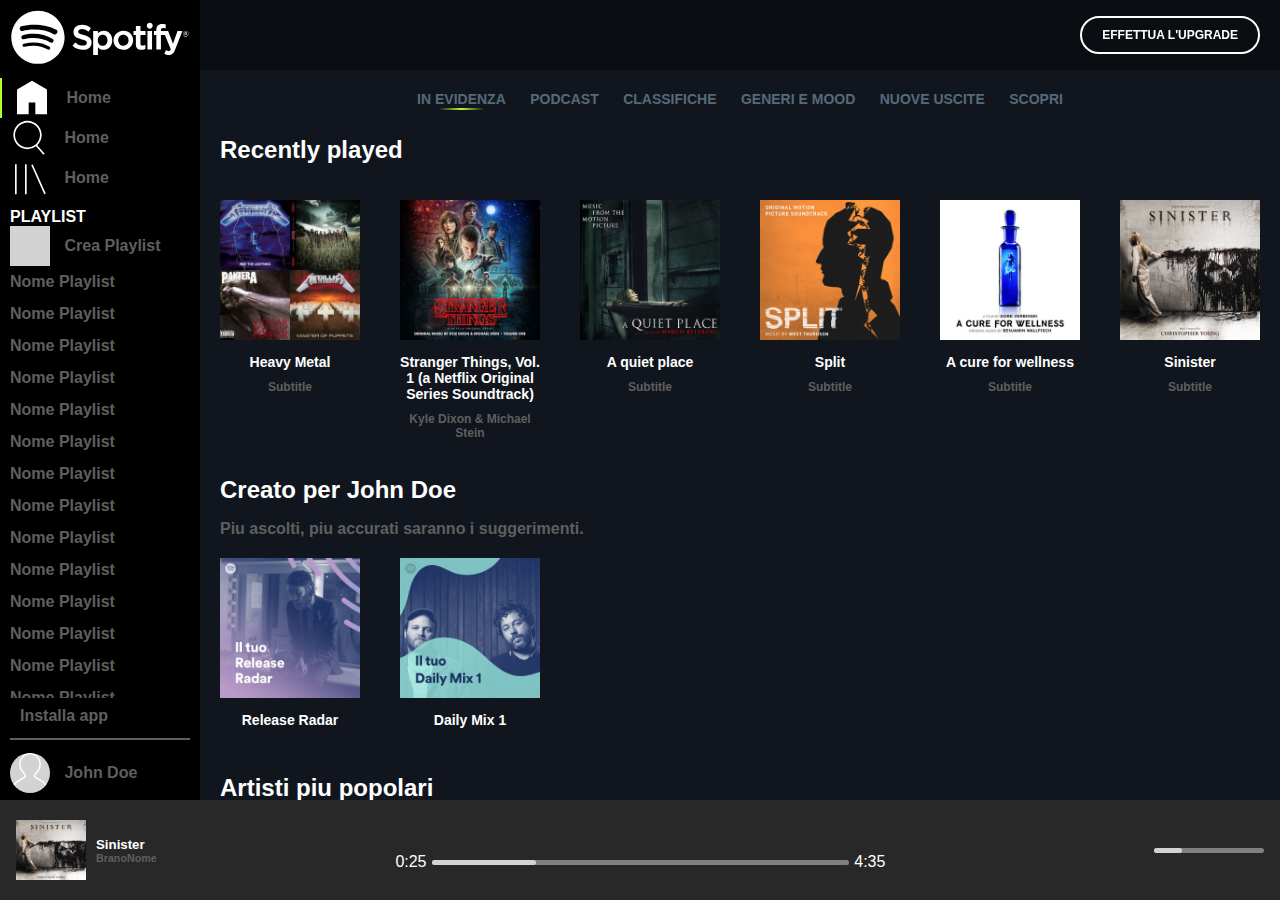
<file: index.html>
<!DOCTYPE html>
<html lang="en">
<head>
    <meta charset="UTF-8">
    <meta http-equiv="X-UA-Compatible" content="IE=edge">
    <meta name="viewport" content="width=device-width, initial-scale=1.0">

    <link rel="stylesheet" href="https://cdnjs.cloudflare.com/ajax/libs/font-awesome/6.3.0/css/all.min.css" integrity="sha512-SzlrxWUlpfuzQ+pcUCosxcglQRNAq/DZjVsC0lE40xsADsfeQoEypE+enwcOiGjk/bSuGGKHEyjSoQ1zVisanQ==" crossorigin="anonymous" referrerpolicy="no-referrer" />

    <link rel="stylesheet" href="css/style.css">

    <title>Spotify</title>
</head>
<body class="debug">
    <main class="d-flex">
        <aside class="sidebar">
            <section class="sidebar-top">
                <div class="logo">
                    <img class="logo-small" src="img/logo-small.svg" alt="immagine logo spotify">
                    <img class="hide" src="img/logo.svg" alt="immagine logo spotify piu scritta">
                </div>

                <div class="nav-main">
                    <ul>
                        <li>
                            <a href="#">
                                <img src="img/home.svg" alt="immagine icona casa">
                                <span class="label hide">Home</span>
                            </a>
                        </li>
                        <li>
                            <a href="#">
                                <img src="img/search.svg" alt="immagine icona ricerca">
                                <span class="label hide">Home</span>
                            </a>
                        </li>
                        <li>
                            <a href="#">
                                <img src="img/libreria.svg" alt="immagine icona playlist">
                                <span class="label hide">Home</span>
                            </a>
                        </li>
                    </ul>
                </div>

                <div class="playlist-main hide">
                    <h3>PLAYLIST</h3>

                    <a href="#" class="add-playlist">
                        <i class="fa-solid fa-plus"></i>
                        <span class="label">Crea Playlist</span>
                    </a>

                    <ul class="overflow-scroll">
                        <li>Nome Playlist</li>
                        <li>Nome Playlist</li>
                        <li>Nome Playlist</li>
                        <li>Nome Playlist</li>
                        <li>Nome Playlist</li>
                        <li>Nome Playlist</li>
                        <li>Nome Playlist</li>
                        <li>Nome Playlist</li>
                        <li>Nome Playlist</li>
                        <li>Nome Playlist</li>
                        <li>Nome Playlist</li>
                        <li>Nome Playlist</li>
                        <li>Nome Playlist</li>
                        <li>Nome Playlist</li>
                        <li>Nome Playlist</li>
                        <li>Nome Playlist</li>
                    </ul>
                </div>
            </section>

            <section class="sidebar-bottom">
                <div class="install">
                    <a href="#">
                        <i class="fa-regular fa-circle-down"></i>
                        <span class="label hide">Installa app</span>
                    </a>
                </div>
                <hr class="hide"/>
                <div>
                    <a href="#">
                        <img src="img/profile.svg" alt="immagine icona user">
                        <span class="label hide">John Doe</span>
                    </a>
                </div>
            </section>
        </aside>

        <div class="content overflow-scroll">
            <div id="cta" class="d-flex align-c">
                <a href="#">
                    EFFETTUA L'UPGRADE
                </a>
            </div>

            <nav class="content-nav">
                <ul>
                    <li>
                        <a href="#">
                            IN EVIDENZA
                        </a>
                    </li>
                    <li>
                        <a href="#">
                            PODCAST
                        </a>
                    </li>
                    <li>
                        <a href="#">
                            CLASSIFICHE
                        </a>
                    </li>
                    <li>
                        <a href="#">
                            GENERI E MOOD
                        </a>
                    </li>
                    <li>
                        <a href="#">
                            NUOVE USCITE
                        </a>
                    </li>
                    <li>
                        <a href="#">
                            SCOPRI
                        </a>
                    </li>
                </ul>
            </nav>

            <section id="recently-played">
                <h2 class="c-white ptb-2 ml-20">Recently played</h2>
                <ul class="cover-list d-flex wrap">
                    <li class="cover-item">
                        <div class="cover-container">
                            <div class="wrapper">
                                <img src="./img/metal_lifting.jpg" alt="foto disco heavy metal">
                                <div class="overlay">
                                    <i class="fa-regular fa-circle-play"></i>
                                </div>
                            </div>
                            <h3 class="c-white">Heavy Metal</h3>
                            <h4 class="c-grey">Subtitle</h4>
                        </div>
                    </li>
                    <li class="cover-item">
                        <div class="cover-container">
                            <div class="wrapper">
                                <img src="./img/stranger.jpeg" alt="foto disco stranger things">
                                <div class="overlay">
                                    <i class="fa-regular fa-circle-play"></i>
                                </div>
                            </div>
                            <h3 class="c-white">Stranger Things, Vol. 1 (a Netflix Original Series Soundtrack)</h3>
                            <h4 class="c-grey">Kyle Dixon & Michael Stein</h4>
                        </div>
                    </li>
                    <li class="cover-item">
                        <div class="cover-container">
                            <div class="wrapper">
                                <img src="./img/aquietplace.jpeg" alt="foto disco a quiet place">
                                <div class="overlay">
                                    <i class="fa-regular fa-circle-play"></i>
                                </div>
                            </div>
                            <h3 class="c-white">A quiet place</h3>
                            <h4 class="c-grey">Subtitle</h4>
                        </div>
                    </li>
                    <li class="cover-item">
                        <div class="cover-container">
                            <div class="wrapper">
                                <img src="./img/split.jpeg" alt="foto disco split">
                                <div class="overlay">
                                    <i class="fa-regular fa-circle-play"></i>
                                </div>
                            </div>
                            <h3 class="c-white">Split</h3>
                            <h4 class="c-grey">Subtitle</h4>
                        </div>
                    </li>
                    <li class="cover-item">
                        <div class="cover-container">
                            <div class="wrapper">
                                <img src="./img/cure.jpeg" alt="foto disco a cure for wellness">
                                <div class="overlay">
                                    <i class="fa-regular fa-circle-play"></i>
                                </div>
                            </div>
                            <h3 class="c-white">A cure for wellness</h3>
                            <h4 class="c-grey">Subtitle</h4>
                        </div>
                    </li>
                    <li class="cover-item">
                        <div class="cover-container">
                            <div class="wrapper">
                                <img src="./img/sinister.jpeg" alt="foto disco sinister">
                                <div class="overlay">
                                    <i class="fa-regular fa-circle-play"></i>
                                </div>
                            </div>
                            <h3 class="c-white">Sinister</h3>
                            <h4 class="c-grey">Subtitle</h4>
                        </div>
                    </li>
                </ul>
            </section>

            <section id="for-you">
                <h2 class="c-white ptb-1 ml-20">Creato per John Doe</h2>
                <h4 class="c-grey ml-20">Piu ascolti, piu accurati saranno i suggerimenti.</h4>
                <ul class="cover-list d-flex wrap">
                    <li class="cover-item">
                        <div class="cover-container">
                            <div class="wrapper">
                                <img src="./img/radar.jpeg" alt="foto album release radar">
                                <div class="overlay"></div>
                            </div>
                            <h3 class="c-white">Release Radar</h3>
                        </div>
                    </li>
                    <li class="cover-item">
                        <div class="cover-container">
                            <div class="wrapper">
                                <img src="./img/mixdaily.jpeg" alt="foto album daili mix 1">
                                <div class="overlay"></div>
                            </div>
                            <h3 class="c-white">Daily Mix 1</h3>
                        </div>
                    </li>
                </ul>
            </section>

            <section id="popular">
                <h2 class="c-white ptb-1 ml-20">Artisti piu popolari</h2>
                <h4 class="c-grey ml-20">Piu ascolti, piu accurati saranno i suggerimenti.</h4>
                <ul class="cover-list d-flex wrap">
                    <li class="cover-item">
                        <div class="cover-container">
                            <div class="rounded">
                                <img src="./img/youg.jpeg" alt="foto artista Lana del Rey">
                            </div>
                            <h3 class="c-white">Lana del Rey</h3>
                        </div>
                    </li>
                    <li class="cover-item">
                        <div class="cover-container">
                        <div class="rounded">
                            <img src="./img//einaudi.jpeg" alt="foto artista Einaudi">
                        </div>
                            <h3 class="c-white">Ludovico Einaudi</h3>
                        </div>
                    </li>
                </ul>
            </section>
        </div>
    </main>

    <footer class="d-flex s-between align-c">
        <div class="f-box d-flex align-c left">
            <img src="img/sinister.jpeg" alt="foto disco sinister">
            <div class="plr-10">
                <h5 class="c-white">Sinister</h5>
                <div class="brano-footer">
                    <h6 class="c-grey">Brano</h6>
                    <h6 class="c-grey">Nome</h6>
                </div>
            </div>
            <div class="functions">
                <h5 class="c-grey">
                    <i class="fa-regular fa-heart"></i>
                </h5>
                <h5 class="c-grey">
                    <i class="fa-regular fa-folder"></i>
                </h5>
            </div>
        </div>
        <div class="f-box t-center center">
            <div>
                <ul>
                    <li>
                        <i class="c-white icon-size fa-solid fa-shuffle"></i>
                    </li>
                    <li>
                        <i class="c-white icon-size fa-solid fa-backward-step"></i>
                    </li>
                    <li>
                        <i class="c-white big-icon-size fa-regular fa-circle-play"></i>
                    </li>
                    <li>
                        <i class="c-white icon-size fa-solid fa-forward-step"></i>
                    </li>
                    <li>
                        <i class="c-white icon-size fa-solid fa-arrow-rotate-right"></i>
                    </li>
                </ul>
            </div>
            <div class="d-flex align-c">
                <span class="plr-5 c-white">0:25</span>
                <div class="bar">
                    <div class="progress-bar">
                        <div class="control-point"></div>
                    </div>
                </div>
                <span class="plr-5 c-white">4:35</span>
            </div>
        </div>
        <div class="f-box d-flex align-c right">
            <i class="c-white icon-size plr-5 fa-solid fa-list-ul"></i>
            <i class="c-white icon-size plr-5 fa-solid fa-desktop"></i>
            <i class="c-white icon-size plr-5 fa-solid fa-volume-high"></i>
            <div class="bar">
                <div class="progress-bar">
                    <div class="control-point"></div>
                </div>
            </div>
        </div>
    </footer>
</body>
</html>
</file>
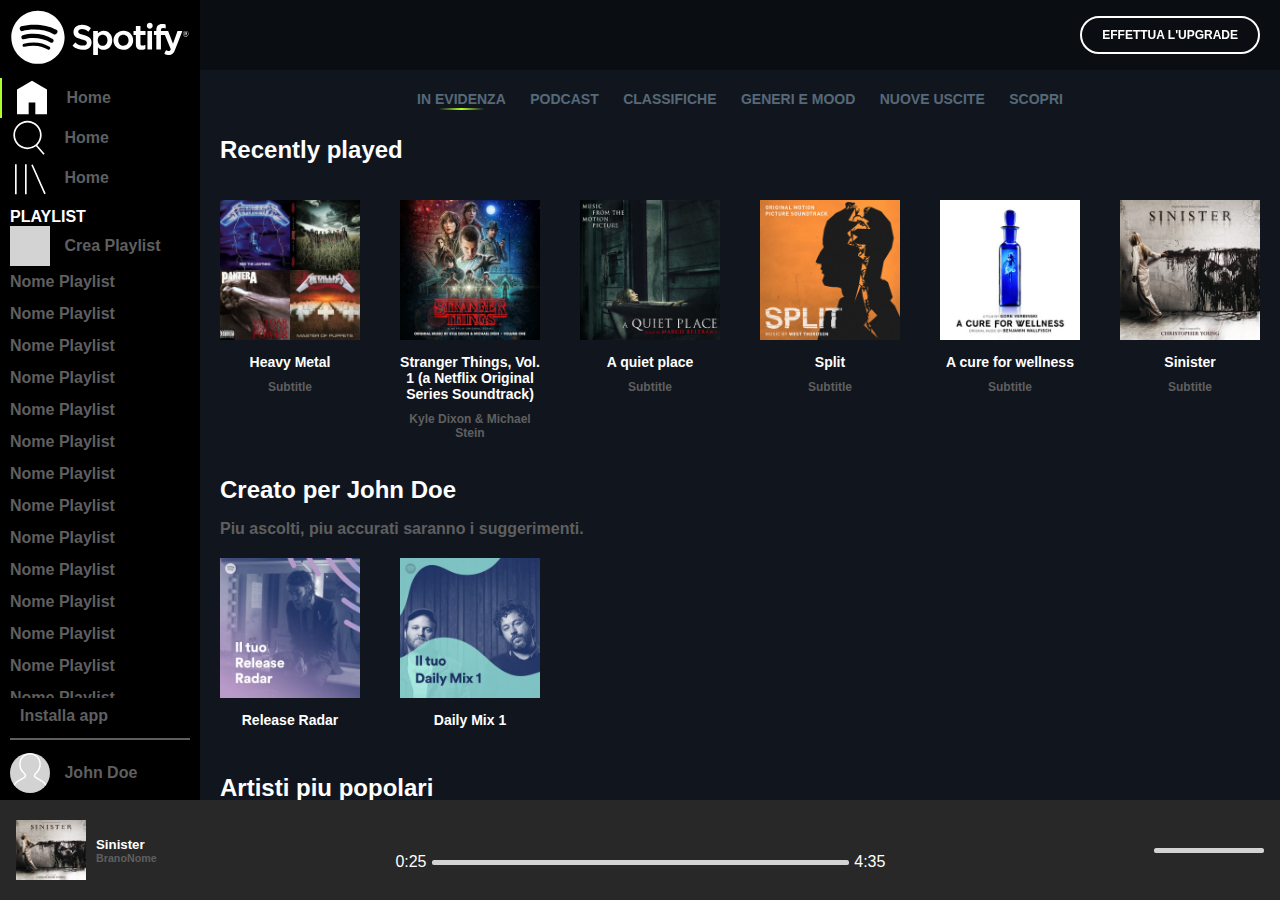
<file: BONUS/index.html>
<!DOCTYPE html>
<html lang="en">
<head>
    <meta charset="UTF-8">
    <meta http-equiv="X-UA-Compatible" content="IE=edge">
    <meta name="viewport" content="width=device-width, initial-scale=1.0">

    <link rel="stylesheet" href="https://cdnjs.cloudflare.com/ajax/libs/font-awesome/6.3.0/css/all.min.css" integrity="sha512-SzlrxWUlpfuzQ+pcUCosxcglQRNAq/DZjVsC0lE40xsADsfeQoEypE+enwcOiGjk/bSuGGKHEyjSoQ1zVisanQ==" crossorigin="anonymous" referrerpolicy="no-referrer" />

    <link rel="stylesheet" href="css/style.css">

    <title>Spotify</title>
</head>
<body class="debug">
    <main class="d-flex">
        <aside class="sidebar">
            <section class="sidebar-top">
                <div class="logo">
                    <img class="logo-small" src="img/logo-small.svg" alt="immagine logo spotify">
                    <img class="hide" src="img/logo.svg" alt="immagine logo spotify piu scritta">
                </div>

                <div class="nav-main">
                    <ul>
                        <li>
                            <a href="#">
                                <img src="img/home.svg" alt="immagine icona casa">
                                <span class="label hide">Home</span>
                            </a>
                        </li>
                        <li>
                            <a href="#">
                                <img src="img/search.svg" alt="immagine icona ricerca">
                                <span class="label hide">Home</span>
                            </a>
                        </li>
                        <li>
                            <a href="#">
                                <img src="img/libreria.svg" alt="immagine icona playlist">
                                <span class="label hide">Home</span>
                            </a>
                        </li>
                    </ul>
                </div>

                <div class="playlist-main hide">
                    <h3>PLAYLIST</h3>

                    <a href="#" class="add-playlist">
                        <i class="fa-solid fa-plus"></i>
                        <span class="label">Crea Playlist</span>
                    </a>

                    <ul class="overflow-scroll">
                        <li>Nome Playlist</li>
                        <li>Nome Playlist</li>
                        <li>Nome Playlist</li>
                        <li>Nome Playlist</li>
                        <li>Nome Playlist</li>
                        <li>Nome Playlist</li>
                        <li>Nome Playlist</li>
                        <li>Nome Playlist</li>
                        <li>Nome Playlist</li>
                        <li>Nome Playlist</li>
                        <li>Nome Playlist</li>
                        <li>Nome Playlist</li>
                        <li>Nome Playlist</li>
                        <li>Nome Playlist</li>
                        <li>Nome Playlist</li>
                        <li>Nome Playlist</li>
                    </ul>
                </div>
            </section>

            <section class="sidebar-bottom">
                <div class="install">
                    <a href="#">
                        <i class="fa-regular fa-circle-down"></i>
                        <span class="label hide">Installa app</span>
                    </a>
                </div>
                <hr class="hide"/>
                <div>
                    <a href="#">
                        <img src="img/profile.svg" alt="immagine icona user">
                        <span class="label hide">John Doe</span>
                    </a>
                </div>
            </section>
        </aside>

        <div class="content overflow-scroll">
            <div id="cta" class="d-flex align-c">
                <a href="#">
                    EFFETTUA L'UPGRADE
                </a>
            </div>

            <nav class="content-nav">
                <ul>
                    <li>
                        <a href="#">
                            IN EVIDENZA
                        </a>
                    </li>
                    <li>
                        <a href="#">
                            PODCAST
                        </a>
                    </li>
                    <li>
                        <a href="#">
                            CLASSIFICHE
                        </a>
                    </li>
                    <li>
                        <a href="#">
                            GENERI E MOOD
                        </a>
                    </li>
                    <li>
                        <a href="#">
                            NUOVE USCITE
                        </a>
                    </li>
                    <li>
                        <a href="#">
                            SCOPRI
                        </a>
                    </li>
                </ul>
            </nav>

            <section id="recently-played">
                <h2 class="c-white ptb-2 ml-20">Recently played</h2>
                <ul class="cover-list d-flex wrap">
                    <li class="cover-item">
                        <div class="cover-container">
                            <div class="wrapper">
                                <img src="./img/metal_lifting.jpg" alt="foto disco heavy metal">
                                <div class="overlay">
                                    <i class="fa-regular fa-circle-play"></i>
                                </div>
                            </div>
                            <h3 class="c-white">Heavy Metal</h3>
                            <h4 class="c-grey">Subtitle</h4>
                        </div>
                    </li>
                    <li class="cover-item">
                        <div class="cover-container">
                            <div class="wrapper">
                                <img src="./img/stranger.jpeg" alt="foto disco stranger things">
                                <div class="overlay">
                                    <i class="fa-regular fa-circle-play"></i>
                                </div>
                            </div>
                            <h3 class="c-white">Stranger Things, Vol. 1 (a Netflix Original Series Soundtrack)</h3>
                            <h4 class="c-grey">Kyle Dixon & Michael Stein</h4>
                        </div>
                    </li>
                    <li class="cover-item">
                        <div class="cover-container">
                            <div class="wrapper">
                                <img src="./img/aquietplace.jpeg" alt="foto disco a quiet place">
                                <div class="overlay">
                                    <i class="fa-regular fa-circle-play"></i>
                                </div>
                            </div>
                            <h3 class="c-white">A quiet place</h3>
                            <h4 class="c-grey">Subtitle</h4>
                        </div>
                    </li>
                    <li class="cover-item">
                        <div class="cover-container">
                            <div class="wrapper">
                                <img src="./img/split.jpeg" alt="foto disco split">
                                <div class="overlay">
                                    <i class="fa-regular fa-circle-play"></i>
                                </div>
                            </div>
                            <h3 class="c-white">Split</h3>
                            <h4 class="c-grey">Subtitle</h4>
                        </div>
                    </li>
                    <li class="cover-item">
                        <div class="cover-container">
                            <div class="wrapper">
                                <img src="./img/cure.jpeg" alt="foto disco a cure for wellness">
                                <div class="overlay">
                                    <i class="fa-regular fa-circle-play"></i>
                                </div>
                            </div>
                            <h3 class="c-white">A cure for wellness</h3>
                            <h4 class="c-grey">Subtitle</h4>
                        </div>
                    </li>
                    <li class="cover-item">
                        <div class="cover-container">
                            <div class="wrapper">
                                <img src="./img/sinister.jpeg" alt="foto disco sinister">
                                <div class="overlay">
                                    <i class="fa-regular fa-circle-play"></i>
                                </div>
                            </div>
                            <h3 class="c-white">Sinister</h3>
                            <h4 class="c-grey">Subtitle</h4>
                        </div>
                    </li>
                </ul>
            </section>

            <section id="for-you">
                <h2 class="c-white ptb-1 ml-20">Creato per John Doe</h2>
                <h4 class="c-grey ml-20">Piu ascolti, piu accurati saranno i suggerimenti.</h4>
                <ul class="cover-list d-flex wrap">
                    <li class="cover-item">
                        <div class="cover-container">
                            <div class="wrapper">
                                <img src="./img/radar.jpeg" alt="foto album release radar">
                                <div class="overlay"></div>
                            </div>
                            <h3 class="c-white">Release Radar</h3>
                        </div>
                    </li>
                    <li class="cover-item">
                        <div class="cover-container">
                            <div class="wrapper">
                                <img src="./img/mixdaily.jpeg" alt="foto album daili mix 1">
                                <div class="overlay"></div>
                            </div>
                            <h3 class="c-white">Daily Mix 1</h3>
                        </div>
                    </li>
                </ul>
            </section>

            <section id="popular">
                <h2 class="c-white ptb-1 ml-20">Artisti piu popolari</h2>
                <h4 class="c-grey ml-20">Piu ascolti, piu accurati saranno i suggerimenti.</h4>
                <ul class="cover-list d-flex wrap">
                    <li class="cover-item">
                        <div class="cover-container">
                            <div class="rounded">
                                <img src="./img/youg.jpeg" alt="foto artista Lana del Rey">
                            </div>
                            <h3 class="c-white">Lana del Rey</h3>
                        </div>
                    </li>
                    <li class="cover-item">
                        <div class="cover-container">
                        <div class="rounded">
                            <img src="./img//einaudi.jpeg" alt="foto artista Einaudi">
                        </div>
                            <h3 class="c-white">Ludovico Einaudi</h3>
                        </div>
                    </li>
                </ul>
            </section>
        </div>
    </main>

    <footer class="d-flex s-between align-c">
        <div class="f-box d-flex align-c left">
            <img src="img/sinister.jpeg" alt="foto disco sinister">
            <div class="plr-10">
                <h5 class="c-white">Sinister</h5>
                <div class="brano-footer">
                    <h6 class="c-grey">Brano</h6>
                    <h6 class="c-grey">Nome</h6>
                </div>
            </div>
            <div class="functions f-hide">
                <h5 class="c-grey">
                    <i class="fa-regular fa-heart"></i>
                </h5>
                <h5 class="c-grey">
                    <i class="fa-regular fa-folder"></i>
                </h5>
            </div>
        </div>
        <div class="f-box t-center center">
            <div>
                <ul>
                    <li>
                        <i class="c-white icon-size fa-solid fa-shuffle"></i>
                    </li>
                    <li>
                        <i class="c-white icon-size fa-solid fa-backward-step"></i>
                    </li>
                    <li>
                        <i class="c-white big-icon-size fa-regular fa-circle-play"></i>
                    </li>
                    <li>
                        <i class="c-white icon-size fa-solid fa-forward-step"></i>
                    </li>
                    <li>
                        <i class="c-white icon-size fa-solid fa-arrow-rotate-right"></i>
                    </li>
                </ul>
            </div>
            <div class="d-flex align-c">
                <span class="plr-5 c-white f-hide">0:25</span>
                <div class="bar">
                    <div class="progress-bar">
                        <div class="control-point"></div>
                    </div>
                </div>
                <span class="plr-5 c-white f-hide">4:35</span>
            </div>
        </div>
        <div class="f-box d-flex align-c right">
            <i class="c-white icon-size plr-5 fa-solid fa-list-ul f-hide"></i>
            <i class="c-white icon-size plr-5 fa-solid fa-desktop f-hide"></i>
            <i class="c-white icon-size plr-5 fa-solid fa-volume-high"></i>
            <div class="bar">
                <div class="progress-bar">
                    <div class="control-point"></div>
                </div>
            </div>
        </div>
    </footer>
</body>
</html>
</file>
<file: css/style.css>
/* Style */
/* CSS reset */
*{
    margin: 0;
    padding: 0;
    box-sizing: border-box;
}

/* variabili */
:root {
    --main-color: #11161e;
    --sidebar-color: #000;
    --footer-color: #282828;
    --white-color: #fff;
    --grey-color: #566979;
    --grey-light-color: #5f5f5f;
    --border-color: #b1ff2f;
}


/* Regole CSS generali */
html{
    font-family: sans-serif;
}

.d-flex {
    display: flex;
}
.s-between {
    justify-content: space-between;
}
.align-c {
    align-items: center;
}
.wrap {
    flex-wrap: wrap;
}
.overflow-scroll {
    overflow-y: scroll;
}
.t-center {
    text-align: center;
}
.c-white {
    color: var(--white-color);
}
.c-grey {
    color: var(--grey-light-color);
}
.ml-10 {
    margin-left: 10px;
}
.ml-20 {
    margin-left: 20px;
}
.mtb-10 {
    margin: 10px 0;
}
.plr-5 {
    padding: 0 5px;
}
.plr-10 {
    padding: 0 10px;
}
.pb-5 {
    padding-bottom: 5px;
}
.ptb-5 {
    padding: 5px 0;
}
.ptb-10 {
    padding: 10px 0;
}
.ptb-1 {
    padding: 1rem 0;
}
.ptb-2 {
    padding: 1rem 0;
}
.small-size {
    font-size: 12px;
}
.icon-size {
    font-size: 16px;
}



/* MAIN */
main {
    background-color: var(--main-color);
    height: calc(100vh - 100px);
    overflow-y: hidden;
}

/* SIDEBAR - menu di sinistra */
.sidebar {
    background-color: var(--sidebar-color);
    width: 50px;
    min-height: 400px;
}
.sidebar-top {
    height: calc(100% - 100px);
    overflow-y: hidden;
    display: flex;
    flex-direction: column;
}
.logo {
    padding: 5px;
}
.logo img {
    width: 100%;
}
.nav-main {
    text-align: center;
}
.nav-main a {
    text-decoration: none;
    color: var(--grey-light-color);
    font-weight: bold;
}
.nav-main img {
    height: 40px;
    vertical-align: middle;
    display: inline-block;
}
.label {
    vertical-align: middle;
    padding-left: 10px;
}
.playlist-main {
    overflow-y: hidden;
    display: flex;
    flex-direction: column;
    padding-left: 5px;
}
.playlist-main ul {
    height: calc(100% - 50px);
}
.playlist-main li {
    line-height: 2rem;
    color: var(--grey-light-color);
    font-weight: bold;
}
.playlist-main h3 {
    color: var(--white-color);
    font-size: 1rem;
}
.playlist-main i {
    height: 40px;
    width: 40px;
    background-color: lightgray;
    line-height: 40px;
    vertical-align: middle;
    display: inline-block;
    text-align: center;
    color: var(--sidebar-color);
}
.playlist-main a {
    text-decoration: none;
    color: var(--grey-light-color);
    font-weight: bold;
}
.sidebar-bottom {
    height: 100px;
    display: flex;
    flex-direction: column;
    justify-content: space-around;
    align-items: center;
}
.sidebar-bottom img {
    height: 40px;
    width: 40px;
    vertical-align: middle;
    display: inline-block;
    background-color: lightgray;
    border-radius: 50%;
}
.sidebar-bottom hr {
    border: 1px solid var(--grey-light-color);
}
.sidebar-bottom a {
    text-decoration: none;
    color: var(--grey-light-color);
    font-weight: bold;
}
.hide {
    display: none;
}




/* CONTENT */
.content {
    width: calc(100% - 50px);
}
.overflow-scroll::-webkit-scrollbar { 
    display: none;
}

/* DIV - call-to-action */
#cta {
    position: fixed;
    left: 50px;
    top: 0;
    background-color: rgba(0, 0, 0, 0.4);
    height: 70px;
    width: calc(100% - 50px);
    justify-content: flex-end;
}
#cta a {
    border: 2px solid var(--white-color);
    border-radius: 30px;
    padding: 10px 20px;
    color: var(--white-color);
    text-decoration: none;
    margin-right: 20px;
    font-weight: bold;
    font-size: 12px;
}

/* NAV - barra di navigazione del content */
.content-nav {
    margin-top: 80px;
    text-align: center;
}
.content-nav li {
    display: inline-block;
    margin: 10px;
}
.content-nav a {
    text-decoration: none;
    color: var(--grey-color);
    font-weight: bold;
    font-size: 14px;
}

/* SECTION */
.cover-list {
    list-style: none;
}
.cover-item {
    width: 50%;
    padding: 20px;
}
.cover-container {
    text-align: center;
}
.wrapper {
    width: 100%;
    position: relative;
}
.wrapper img {
    width: 100%;
}
.overlay {
    position: absolute;
    left: 0;
    top: 0;
    right: 0;
    bottom: 0;
    background-color: rgba(0, 0, 0, 0.7);
    display: none;
}
.overlay i {
    font-size: 50px;
    color: var(--white-color);
    position: absolute;
    top: 50%;
    left: 50%;
    transform: translate(-50%, -50%);
}
.cover-container h3 {
    font-size: 14px;
    padding: 10px 0;
}
.cover-container h4 {
    font-size: 12px;
}
.rounded img {
    width: 100%;
    height: 50%;
    object-fit: cover;
    border-radius: 50%;
}




/* FOOTER */
footer {
    background-color: var(--footer-color);
    height: 100px;
    padding: 1rem;
}
.f-box li {
    display: inline-block;
    margin: 10px;
}
.f-box .bar {
    background-color: grey;
    width: 100%;
    height: 5px;
    border-radius: 5px;
}
.bar .progress-bar {
    height: 5px;
    width: 25%;
    border-radius: 5px;
    background-color: lightgrey;
    position: relative;
}
.control-point {
    position: absolute;
    top: 50%;
    right: 0;
    transform: translate(0, -50%);
    border-radius: 50%;
    height: 10px;
    width: 10px;
    background-color: var(--white-color);
    opacity: 0;
}
.f-box img {
    height: 60px;
    width: 70px;
}
.f-box.left {
    flex-basis: 150px;
}
.f-box.center {
    flex-grow: 1;
    max-width: 500px;
}
.f-box.right {
    flex-basis: 150px;
    padding-left: 10px;
}





/* MEDIA QUERY */
@media screen and (min-width: 576px) {
    .sidebar {
        width: 200px;
    }
    .content {
        width: calc(100% - 200px);
    }
    #cta {
        width: calc(100% - 200px);
        left: 200px;
    }
    .hide {
        display: block;
    }
    .logo-small {
        display: none;
    }
    .nav-main {
        text-align: left;
    }
    .hide {
        display: inline-block;
    }
    .sidebar-bottom{
        padding: 0 10px;
        align-items: unset;
    }
    .logo {
        padding: 10px;
    }
    .nav-main li {
        padding: 0 10px;
    }
    .playlist-main {
        padding: 10px;
    }
    .nav-main li:first-child {
        border-left: 2px solid var(--border-color);
    }
    .content-nav li:first-child {
        border-bottom: 2px solid transparent;
        border-image: linear-gradient(to left , var(--main-color) 0%, var(--main-color) 25%, var(--border-color) 50%, var(--main-color) 75%, var(--main-color) 100%);
        border-image-slice: 1;
    }
    .brano-footer {
        display: flex;
    }
}

@media screen and (min-width: 768px) {
    .cover-item {
        width: 25%;
    }
}

@media screen and (min-width: 992px) {
    .cover-item {
        width: calc(100% / 6);
    }
}

@media screen and (min-width: 1200px) {
    
}


/* Interazioni di pagina */
.nav-main li:hover .label {
    color: var(--white-color);
}

.playlist-main a:hover .label {
    color: var(--white-color);
}
.playlist-main a:hover i {
    background-color: var(--white-color);
}

.playlist-main li:hover {
    color: var(--white-color);
}

.sidebar-bottom .install:hover i {
    color: var(--white-color);
}
.sidebar-bottom .install:hover .label {
    color: var(--white-color);
}

.content-nav li:hover a{
    color: var(--white-color);
}

.cover-container:hover .overlay {
    display: block;
}
.cover-container:hover {
    cursor: pointer;
}

#cta a:hover {
    transform: scale(1.2);
}

.brano-footer:hover h6 {
    text-decoration: underline;
    color: var(--white-color);
    font-weight: 200;
}
.functions h5:hover {
    color: var(--white-color);
}

.f-box .fa-circle-play:hover {
    transform: scale(2);
}

.bar:hover .progress-bar {
    background-color: lightgreen;
}
.bar:hover .control-point {
    opacity: 1;
}
</file>
<file: BONUS/css/style.css>
/* Style */
/* CSS reset */
*{
    margin: 0;
    padding: 0;
    box-sizing: border-box;
}

/* variabili */
:root {
    --main-color: #11161e;
    --sidebar-color: #000;
    --footer-color: #282828;
    --white-color: #fff;
    --grey-color: #566979;
    --grey-light-color: #5f5f5f;
    --border-color: #b1ff2f;
}


/* Regole CSS generali */
html{
    font-family: sans-serif;
    min-width: 520px;
}

.d-flex {
    display: flex;
}
.s-between {
    justify-content: space-between;
}
.align-c {
    align-items: center;
}
.wrap {
    flex-wrap: wrap;
}
.overflow-scroll {
    overflow-y: scroll;
}
.t-center {
    text-align: center;
}
.c-white {
    color: var(--white-color);
}
.c-grey {
    color: var(--grey-light-color);
}
.ml-10 {
    margin-left: 10px;
}
.ml-20 {
    margin-left: 20px;
}
.mtb-10 {
    margin: 10px 0;
}
.plr-5 {
    padding: 0 5px;
}
.plr-10 {
    padding: 0 10px;
}
.pb-5 {
    padding-bottom: 5px;
}
.ptb-5 {
    padding: 5px 0;
}
.ptb-10 {
    padding: 10px 0;
}
.ptb-1 {
    padding: 1rem 0;
}
.ptb-2 {
    padding: 1rem 0;
}
.small-size {
    font-size: 12px;
}
.icon-size {
    font-size: 16px;
}



/* MAIN */
main {
    background-color: var(--main-color);
    height: calc(100vh - 100px);
    overflow-y: hidden;
}

/* SIDEBAR - menu di sinistra */
.sidebar {
    background-color: var(--sidebar-color);
    width: 50px;
    min-height: 400px;
}
.sidebar-top {
    height: calc(100% - 100px);
    overflow-y: hidden;
    display: flex;
    flex-direction: column;
}
.logo {
    padding: 5px;
}
.logo img {
    width: 100%;
}
.nav-main {
    text-align: center;
}
.nav-main a {
    text-decoration: none;
    color: var(--grey-light-color);
    font-weight: bold;
}
.nav-main img {
    height: 40px;
    vertical-align: middle;
    display: inline-block;
}
.label {
    vertical-align: middle;
    padding-left: 10px;
}
.playlist-main {
    overflow-y: hidden;
    display: flex;
    flex-direction: column;
    padding-left: 5px;
}
.playlist-main ul {
    height: calc(100% - 50px);
}
.playlist-main li {
    line-height: 2rem;
    color: var(--grey-light-color);
    font-weight: bold;
}
.playlist-main h3 {
    color: var(--white-color);
    font-size: 1rem;
}
.playlist-main i {
    height: 40px;
    width: 40px;
    background-color: lightgray;
    line-height: 40px;
    vertical-align: middle;
    display: inline-block;
    text-align: center;
    color: var(--sidebar-color);
}
.playlist-main a {
    text-decoration: none;
    color: var(--grey-light-color);
    font-weight: bold;
}
.sidebar-bottom {
    height: 100px;
    display: flex;
    flex-direction: column;
    justify-content: space-around;
    align-items: center;
}
.sidebar-bottom img {
    height: 40px;
    width: 40px;
    vertical-align: middle;
    display: inline-block;
    background-color: lightgray;
    border-radius: 50%;
}
.sidebar-bottom hr {
    border: 1px solid var(--grey-light-color);
}
.sidebar-bottom a {
    text-decoration: none;
    color: var(--grey-light-color);
    font-weight: bold;
}
.hide {
    display: none;
}




/* CONTENT */
.content {
    width: calc(100% - 50px);
}
.overflow-scroll::-webkit-scrollbar { 
    display: none;
}

/* DIV - call-to-action */
#cta {
    position: fixed;
    left: 50px;
    top: 0;
    background-color: rgba(0, 0, 0, 0.4);
    height: 70px;
    width: calc(100% - 50px);
    justify-content: flex-end;
}
#cta a {
    border: 2px solid var(--white-color);
    border-radius: 30px;
    padding: 10px 20px;
    color: var(--white-color);
    text-decoration: none;
    margin-right: 20px;
    font-weight: bold;
    font-size: 12px;
}

/* NAV - barra di navigazione del content */
.content-nav {
    margin-top: 80px;
    text-align: center;
}
.content-nav li {
    display: inline-block;
    margin: 10px;
}
.content-nav a {
    text-decoration: none;
    color: var(--grey-color);
    font-weight: bold;
    font-size: 14px;
}

/* SECTION */
.cover-list {
    list-style: none;
}
.cover-item {
    width: 50%;
    padding: 20px;
}
.cover-container {
    text-align: center;
}
.wrapper {
    width: 100%;
    position: relative;
}
.wrapper img {
    width: 100%;
}
.overlay {
    position: absolute;
    left: 0;
    top: 0;
    right: 0;
    bottom: 0;
    background-color: rgba(0, 0, 0, 0.7);
    display: none;
}
.overlay i {
    font-size: 50px;
    color: var(--white-color);
    position: absolute;
    top: 50%;
    left: 50%;
    transform: translate(-50%, -50%);
}
.cover-container h3 {
    font-size: 14px;
    padding: 10px 0;
}
.cover-container h4 {
    font-size: 12px;
}
.rounded img {
    width: 100%;
    height: 50%;
    object-fit: cover;
    border-radius: 50%;
}




/* FOOTER */
footer {
    background-color: var(--footer-color);
    height: 100px;
    padding: 1rem;
}
.f-box li {
    display: inline-block;
    margin: 10px;
}
.f-box .bar {
    background-color: grey;
    width: 100%;
    height: 5px;
    border-radius: 5px;
}
.bar .progress-bar {
    height: 5px;
    border-radius: 5px;
    background-color: lightgrey;
    position: relative;
    animation: move 5s linear infinite;
}

@keyframes move {
    0% {
        width: 0%;
    }
    25% {
        width: 25%;
    }
    50% {
        width: 50%;
    }
    75% {
        width: 75%;
    }
    100% {
        width: 100%;
    }
}

.control-point {
    position: absolute;
    top: 50%;
    right: 0;
    transform: translate(0, -50%);
    border-radius: 50%;
    height: 10px;
    width: 10px;
    background-color: var(--white-color);
    opacity: 0;
}
.f-box img {
    height: 60px;
    width: 70px;
}
.f-box.left {
    flex-basis: 150px;
}
.f-box.center {
    flex-grow: 1;
    max-width: 500px;
}
.f-box.right {
    flex-basis: 150px;
    padding-left: 10px;
}
.f-hide {
    display: none;
}




/* MEDIA QUERY */
@media screen and (min-width: 576px) {
    .sidebar {
        width: 200px;
    }
    .content {
        width: calc(100% - 200px);
    }
    #cta {
        width: calc(100% - 200px);
        left: 200px;
    }
    #sidebar .hide {
        display: block;
    }
    .logo-small {
        display: none;
    }
    .nav-main {
        text-align: left;
    }
    .hide {
        display: inline-block;
    }
    .sidebar-bottom{
        padding: 0 10px;
        align-items: unset;
    }
    .logo {
        padding: 10px;
    }
    .nav-main li {
        padding: 0 10px;
    }
    .playlist-main {
        padding: 10px;
    }
    .nav-main li:first-child {
        border-left: 2px solid var(--border-color);
    }
    .content-nav li:first-child {
        border-bottom: 2px solid transparent;
        border-image: linear-gradient(to left , var(--main-color) 0%, var(--main-color) 25%, var(--border-color) 50%, var(--main-color) 75%, var(--main-color) 100%);
        border-image-slice: 1;
    }
    .brano-footer {
        display: flex;
    }
    .f-hide {
        display: block;
    }
}

@media screen and (min-width: 768px) {
    .cover-item {
        width: 25%;
    }
}

@media screen and (min-width: 992px) {
    .cover-item {
        width: calc(100% / 6);
    }
}

@media screen and (min-width: 1200px) {
    
}

@media screen and (max-height: 500px) {
    #cta {
        display:none
    }
    .content-nav {
        margin-top: 10px;
    }
}


/* Interazioni di pagina */
.nav-main li:hover .label {
    color: var(--white-color);
}

.playlist-main a:hover .label {
    color: var(--white-color);
}
.playlist-main a:hover i {
    background-color: var(--white-color);
}

.playlist-main li:hover {
    color: var(--white-color);
}

.sidebar-bottom .install:hover i {
    color: var(--white-color);
}
.sidebar-bottom .install:hover .label {
    color: var(--white-color);
}

.content-nav li:hover a{
    color: var(--white-color);
}

.cover-container:hover .overlay {
    display: block;
}
.cover-container:hover {
    cursor: pointer;
}

#cta a:hover {
    transform: scale(1.2);
}

.brano-footer:hover h6 {
    text-decoration: underline;
    color: var(--white-color);
    font-weight: 200;
}
.functions h5:hover {
    color: var(--white-color);
}

.f-box .fa-circle-play:hover {
    transform: scale(2);
}

.bar:hover .progress-bar {
    background-color: lightgreen;
}
.bar:hover .control-point {
    opacity: 1;
}
</file>
